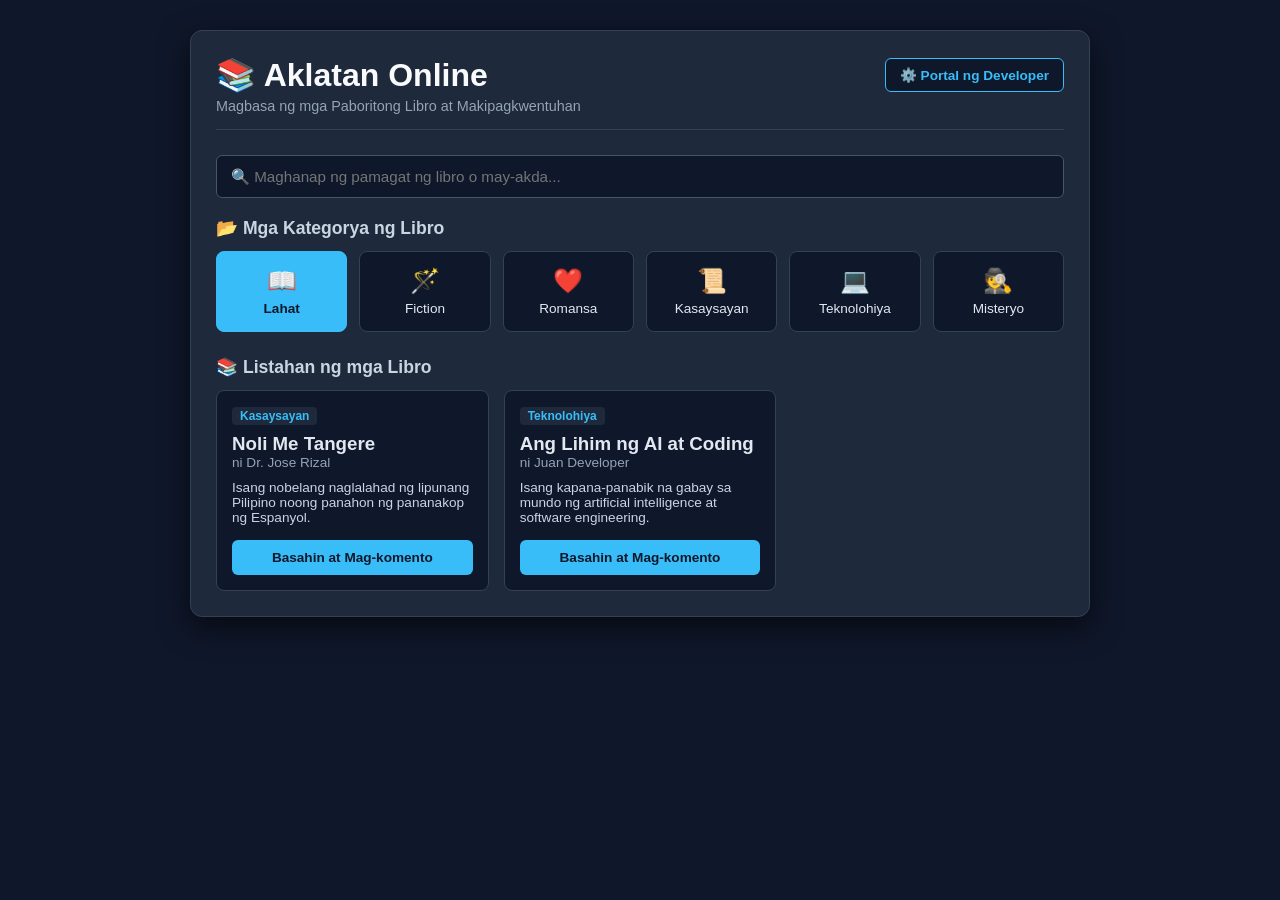
<file: index.html>
<!DOCTYPE html>
<html lang="tl">
<head>
  <meta charset="UTF-8">
  <meta name="viewport" content="width=device-width, initial-scale=1.0">
  <title>Aklatan Online - Portal ng Mambabasa</title>
  <link rel="stylesheet" href="style.css">
</head>
<body>

  <div class="container">
    <header>
      <div class="header-top">
        <h1>📚 Aklatan Online</h1>
        <a href="developer.html" class="dev-link" target="_blank">⚙️ Portal ng Developer</a>
      </div>
      <p class="subtitle">Magbasa ng mga Paboritong Libro at Makipagkwentuhan</p>
    </header>

    <!-- Search & Filter Bar -->
    <div class="search-bar-wrapper">
      <input type="text" id="search-input" placeholder="🔍 Maghanap ng pamagat ng libro o may-akda...">
    </div>

    <!-- Visual Category Boxes Grid -->
    <section class="categories-section">
      <h2>📂 Mga Kategorya ng Libro</h2>
      <div class="category-boxes-grid">
        <div class="cat-box active" data-genre="all">
          <span class="cat-icon">📖</span>
          <span class="cat-name">Lahat</span>
        </div>
        <div class="cat-box" data-genre="Fiction">
          <span class="cat-icon">🪄</span>
          <span class="cat-name">Fiction</span>
        </div>
        <div class="cat-box" data-genre="Romansa">
          <span class="cat-icon">❤️</span>
          <span class="cat-name">Romansa</span>
        </div>
        <div class="cat-box" data-genre="Kasaysayan">
          <span class="cat-icon">📜</span>
          <span class="cat-name">Kasaysayan</span>
        </div>
        <div class="cat-box" data-genre="Teknolohiya">
          <span class="cat-icon">💻</span>
          <span class="cat-name">Teknolohiya</span>
        </div>
        <div class="cat-box" data-genre="Misteryo">
          <span class="cat-icon">🕵️</span>
          <span class="cat-name">Misteryo</span>
        </div>
      </div>
    </section>

    <!-- Books Display -->
    <section class="books-section">
      <h2>📚 Listahan ng mga Libro</h2>
      <div id="books-grid" class="books-grid"></div>
    </section>

    <!-- Book Reader & Comments Modal -->
    <div id="reader-modal" class="modal">
      <div class="modal-content">
        <button class="close-modal">&times;</button>
        
        <div id="modal-book-details"></div>

        <hr class="modal-divider">

        <!-- Comment Section -->
        <div class="comments-section">
          <h3>💬 Komunidad ng Mambabasa (Comments)</h3>
          <p class="comment-notice">⚠️ Bawal ang pambabastos. Pwedeng idelete ng moderator/developer ang hindi angkop na komento.</p>
          
          <form id="comment-form">
            <input type="text" id="comment-name" placeholder="Pangalan mo" required>
            <textarea id="comment-text" placeholder="Ibahagi ang iyong saloobin o reaksyon sa librong ito..." rows="2" required></textarea>
            <button type="submit">I-post ang Komento</button>
          </form>

          <div id="comments-list"></div>
        </div>
      </div>
    </div>
  </div>

  <script src="script.js"></script>
</body>
</html>
</file>
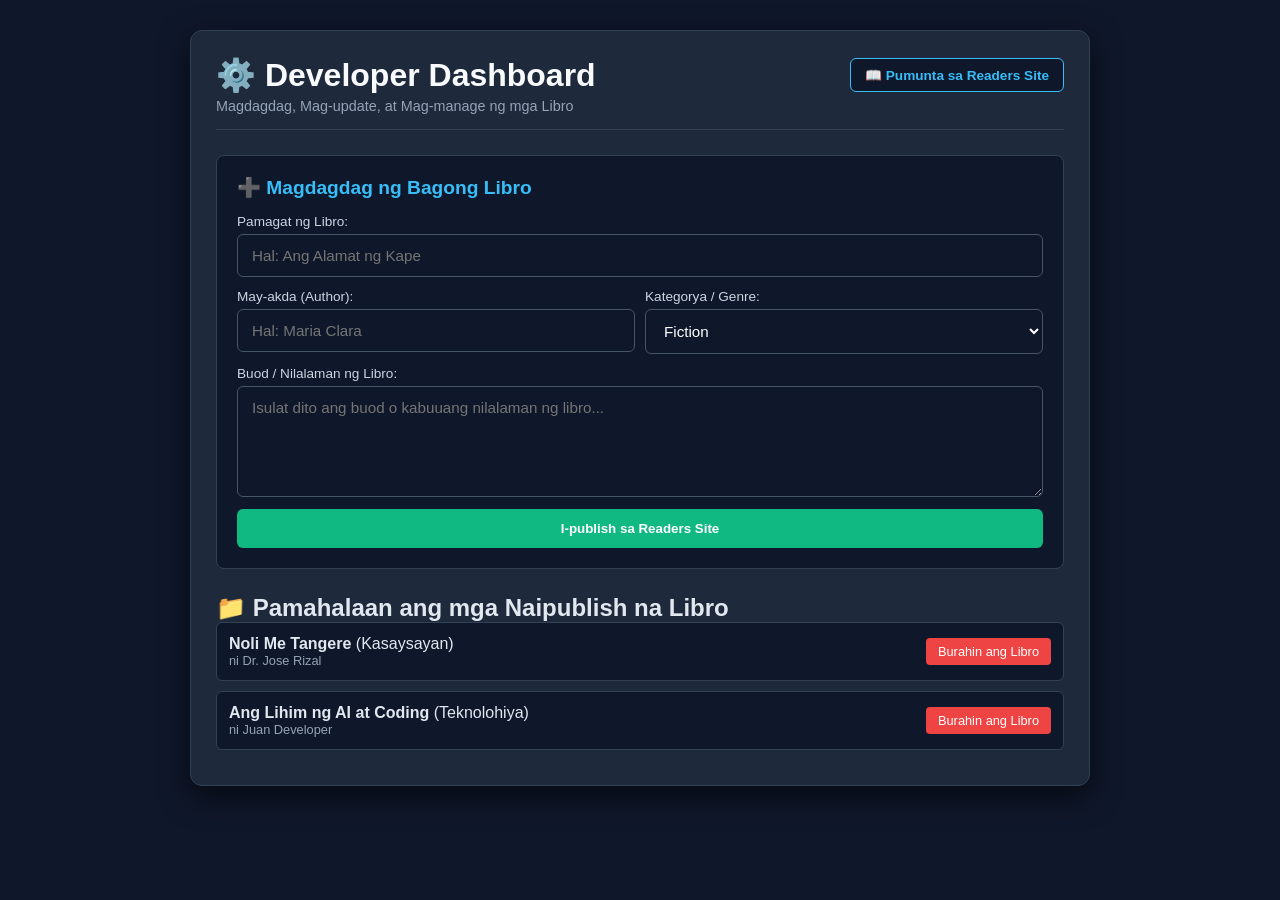
<file: developer.html>
<!DOCTYPE html>
<html lang="tl">
<head>
  <meta charset="UTF-8">
  <meta name="viewport" content="width=device-width, initial-scale=1.0">
  <title>Aklatan Online - Developer Panel</title>
  <link rel="stylesheet" href="style.css">
</head>
<body>

  <div class="container">
    <header>
      <div class="header-top">
        <h1>⚙️ Developer Dashboard</h1>
        <a href="index.html" class="dev-link">📖 Pumunta sa Readers Site</a>
      </div>
      <p class="subtitle">Magdagdag, Mag-update, at Mag-manage ng mga Libro</p>
    </header>

    <!-- Add Book Form -->
    <div class="admin-card">
      <h2>➕ Magdagdag ng Bagong Libro</h2>
      <form id="add-book-form">
        <div class="form-group">
          <label>Pamagat ng Libro:</label>
          <input type="text" id="book-title" placeholder="Hal: Ang Alamat ng Kape" required>
        </div>

        <div class="form-row">
          <div class="form-group">
            <label>May-akda (Author):</label>
            <input type="text" id="book-author" placeholder="Hal: Maria Clara" required>
          </div>
          <div class="form-group">
            <label>Kategorya / Genre:</label>
            <select id="book-genre" required>
              <option value="Fiction">Fiction</option>
              <option value="Romansa">Romansa</option>
              <option value="Kasaysayan">Kasaysayan</option>
              <option value="Teknolohiya">Teknolohiya</option>
              <option value="Misteryo">Misteryo</option>
            </select>
          </div>
        </div>

        <div class="form-group">
          <label>Buod / Nilalaman ng Libro:</label>
          <textarea id="book-desc" placeholder="Isulat dito ang buod o kabuuang nilalaman ng libro..." rows="5" required></textarea>
        </div>

        <button type="submit" class="dev-btn">I-publish sa Readers Site</button>
      </form>
    </div>

    <!-- Manage Existing Books -->
    <section class="admin-manage-section">
      <h2>📁 Pamahalaan ang mga Naipublish na Libro</h2>
      <div id="dev-books-list" class="dev-books-list"></div>
    </section>
  </div>

  <script src="script.js"></script>
</body>
</html>
</file>
<file: style.css>
* {
  box-sizing: border-box;
  margin: 0;
  padding: 0;
  font-family: 'Segoe UI', Tahoma, Geneva, Verdana, sans-serif;
}

body {
  background-color: #0f172a;
  color: #e2e8f0;
  min-height: 100vh;
  display: flex;
  justify-content: center;
  align-items: flex-start;
  padding: 30px 15px;
}

.container {
  background-color: #1e293b;
  width: 100%;
  max-width: 900px;
  border-radius: 12px;
  padding: 25px;
  box-shadow: 0 10px 30px rgba(0, 0, 0, 0.6);
  border: 1px solid #334155;
}

header {
  margin-bottom: 25px;
  border-bottom: 1px solid #334155;
  padding-bottom: 15px;
}

.header-top {
  display: flex;
  justify-content: space-between;
  align-items: center;
  flex-wrap: wrap;
}

header h1 {
  font-size: 2rem;
  color: #f8fafc;
}

.subtitle {
  font-size: 0.9rem;
  color: #94a3b8;
  margin-top: 4px;
}

.dev-link {
  color: #38bdf8;
  text-decoration: none;
  font-weight: 600;
  background-color: #0f172a;
  padding: 8px 14px;
  border-radius: 6px;
  border: 1px solid #38bdf8;
  font-size: 0.85rem;
  transition: all 0.2s;
}

.dev-link:hover {
  background-color: #38bdf8;
  color: #0f172a;
}

/* Search Bar */
.search-bar-wrapper {
  margin-bottom: 20px;
}

input, textarea, select {
  padding: 12px 14px;
  border-radius: 6px;
  border: 1px solid #475569;
  background-color: #0f172a;
  color: #fff;
  font-size: 0.95rem;
  outline: none;
  width: 100%;
}

input:focus, textarea:focus, select:focus {
  border-color: #38bdf8;
}

/* Category Boxes Grid */
.categories-section h2, .books-section h2 {
  font-size: 1.1rem;
  color: #cbd5e1;
  margin-bottom: 12px;
}

.category-boxes-grid {
  display: grid;
  grid-template-columns: repeat(auto-fit, minmax(120px, 1fr));
  gap: 12px;
  margin-bottom: 25px;
}

.cat-box {
  background-color: #0f172a;
  border: 1px solid #334155;
  border-radius: 8px;
  padding: 15px 10px;
  text-align: center;
  cursor: pointer;
  display: flex;
  flex-direction: column;
  align-items: center;
  gap: 6px;
  transition: all 0.2s;
}

.cat-box:hover {
  border-color: #38bdf8;
  transform: translateY(-2px);
}

.cat-box.active {
  background-color: #38bdf8;
  color: #0f172a;
  border-color: #38bdf8;
  font-weight: bold;
}

.cat-icon {
  font-size: 1.5rem;
}

.cat-name {
  font-size: 0.85rem;
}

/* Books Grid */
.books-grid {
  display: grid;
  grid-template-columns: repeat(auto-fill, minmax(250px, 1fr));
  gap: 15px;
  max-height: 500px;
  overflow-y: auto;
}

.book-card {
  background-color: #0f172a;
  border: 1px solid #334155;
  border-radius: 8px;
  padding: 15px;
  display: flex;
  flex-direction: column;
  justify-content: space-between;
  transition: border-color 0.2s;
}

.book-card:hover {
  border-color: #38bdf8;
}

.book-genre-badge {
  display: inline-block;
  background-color: #1e293b;
  color: #38bdf8;
  font-size: 0.75rem;
  padding: 2px 8px;
  border-radius: 4px;
  margin-bottom: 8px;
  font-weight: 600;
}

.book-info h3 {
  font-size: 1.1rem;
  color: #f1f5f9;
  margin-bottom: 4px;
}

.book-author {
  font-size: 0.85rem;
  color: #94a3b8;
  margin-bottom: 10px;
}

.book-desc-preview {
  font-size: 0.85rem;
  color: #cbd5e1;
  margin-bottom: 15px;
  display: -webkit-box;
  -webkit-line-clamp: 3;
  -webkit-box-orient: vertical;
  overflow: hidden;
}

.read-btn {
  background-color: #38bdf8;
  color: #0f172a;
  border: none;
  padding: 10px;
  border-radius: 6px;
  cursor: pointer;
  font-weight: bold;
  font-size: 0.85rem;
  transition: opacity 0.2s;
}

.read-btn:hover {
  opacity: 0.9;
}

/* Modal Reader & Comments */
.modal {
  display: none;
  position: fixed;
  z-index: 100;
  left: 0;
  top: 0;
  width: 100%;
  height: 100%;
  background-color: rgba(0, 0, 0, 0.75);
  justify-content: center;
  align-items: center;
  padding: 20px;
}

.modal-content {
  background-color: #1e293b;
  border: 1px solid #475569;
  width: 100%;
  max-width: 650px;
  max-height: 90vh;
  border-radius: 10px;
  padding: 25px;
  overflow-y: auto;
  position: relative;
}

.close-modal {
  position: absolute;
  right: 20px;
  top: 15px;
  background: none;
  border: none;
  color: #ef4444;
  font-size: 1.8rem;
  cursor: pointer;
}

.modal-divider {
  border: 0;
  height: 1px;
  background-color: #334155;
  margin: 20px 0;
}

/* Comments */
.comments-section h3 {
  font-size: 1.1rem;
  color: #f8fafc;
}

.comment-notice {
  font-size: 0.75rem;
  color: #94a3b8;
  margin-bottom: 12px;
}

#comment-form {
  display: flex;
  flex-direction: column;
  gap: 8px;
  margin-bottom: 15px;
}

#comment-form button {
  background-color: #38bdf8;
  color: #0f172a;
  border: none;
  padding: 10px;
  border-radius: 6px;
  cursor: pointer;
  font-weight: bold;
}

.comment-item {
  background-color: #0f172a;
  border: 1px solid #334155;
  padding: 10px 12px;
  border-radius: 6px;
  margin-bottom: 8px;
  display: flex;
  justify-content: space-between;
  align-items: flex-start;
}

.comment-content strong {
  color: #38bdf8;
  font-size: 0.9rem;
}

.comment-content p {
  font-size: 0.85rem;
  color: #cbd5e1;
  margin-top: 4px;
}

.delete-comment-btn {
  background: none;
  border: none;
  color: #ef4444;
  font-size: 0.8rem;
  cursor: pointer;
  padding-left: 10px;
}

.delete-comment-btn:hover {
  text-decoration: underline;
}

/* Developer Styles */
.admin-card {
  background-color: #0f172a;
  border: 1px solid #334155;
  border-radius: 8px;
  padding: 20px;
  margin-bottom: 25px;
}

.admin-card h2 {
  font-size: 1.2rem;
  margin-bottom: 15px;
  color: #38bdf8;
}

.form-group {
  display: flex;
  flex-direction: column;
  gap: 5px;
  margin-bottom: 12px;
}

.form-group label {
  font-size: 0.85rem;
  color: #cbd5e1;
}

.form-row {
  display: flex;
  gap: 10px;
}

.form-row .form-group {
  flex: 1;
}

.dev-btn {
  background-color: #10b981;
  color: white;
  border: none;
  padding: 12px;
  border-radius: 6px;
  font-weight: bold;
  cursor: pointer;
  width: 100%;
}

.dev-btn:hover {
  background-color: #059669;
}

.dev-book-item {
  background-color: #0f172a;
  border: 1px solid #334155;
  padding: 12px;
  border-radius: 6px;
  margin-bottom: 10px;
  display: flex;
  justify-content: space-between;
  align-items: center;
}

.delete-book-btn {
  background-color: #ef4444;
  color: white;
  border: none;
  padding: 6px 12px;
  border-radius: 4px;
  cursor: pointer;
  font-size: 0.8rem;
}
</file>
